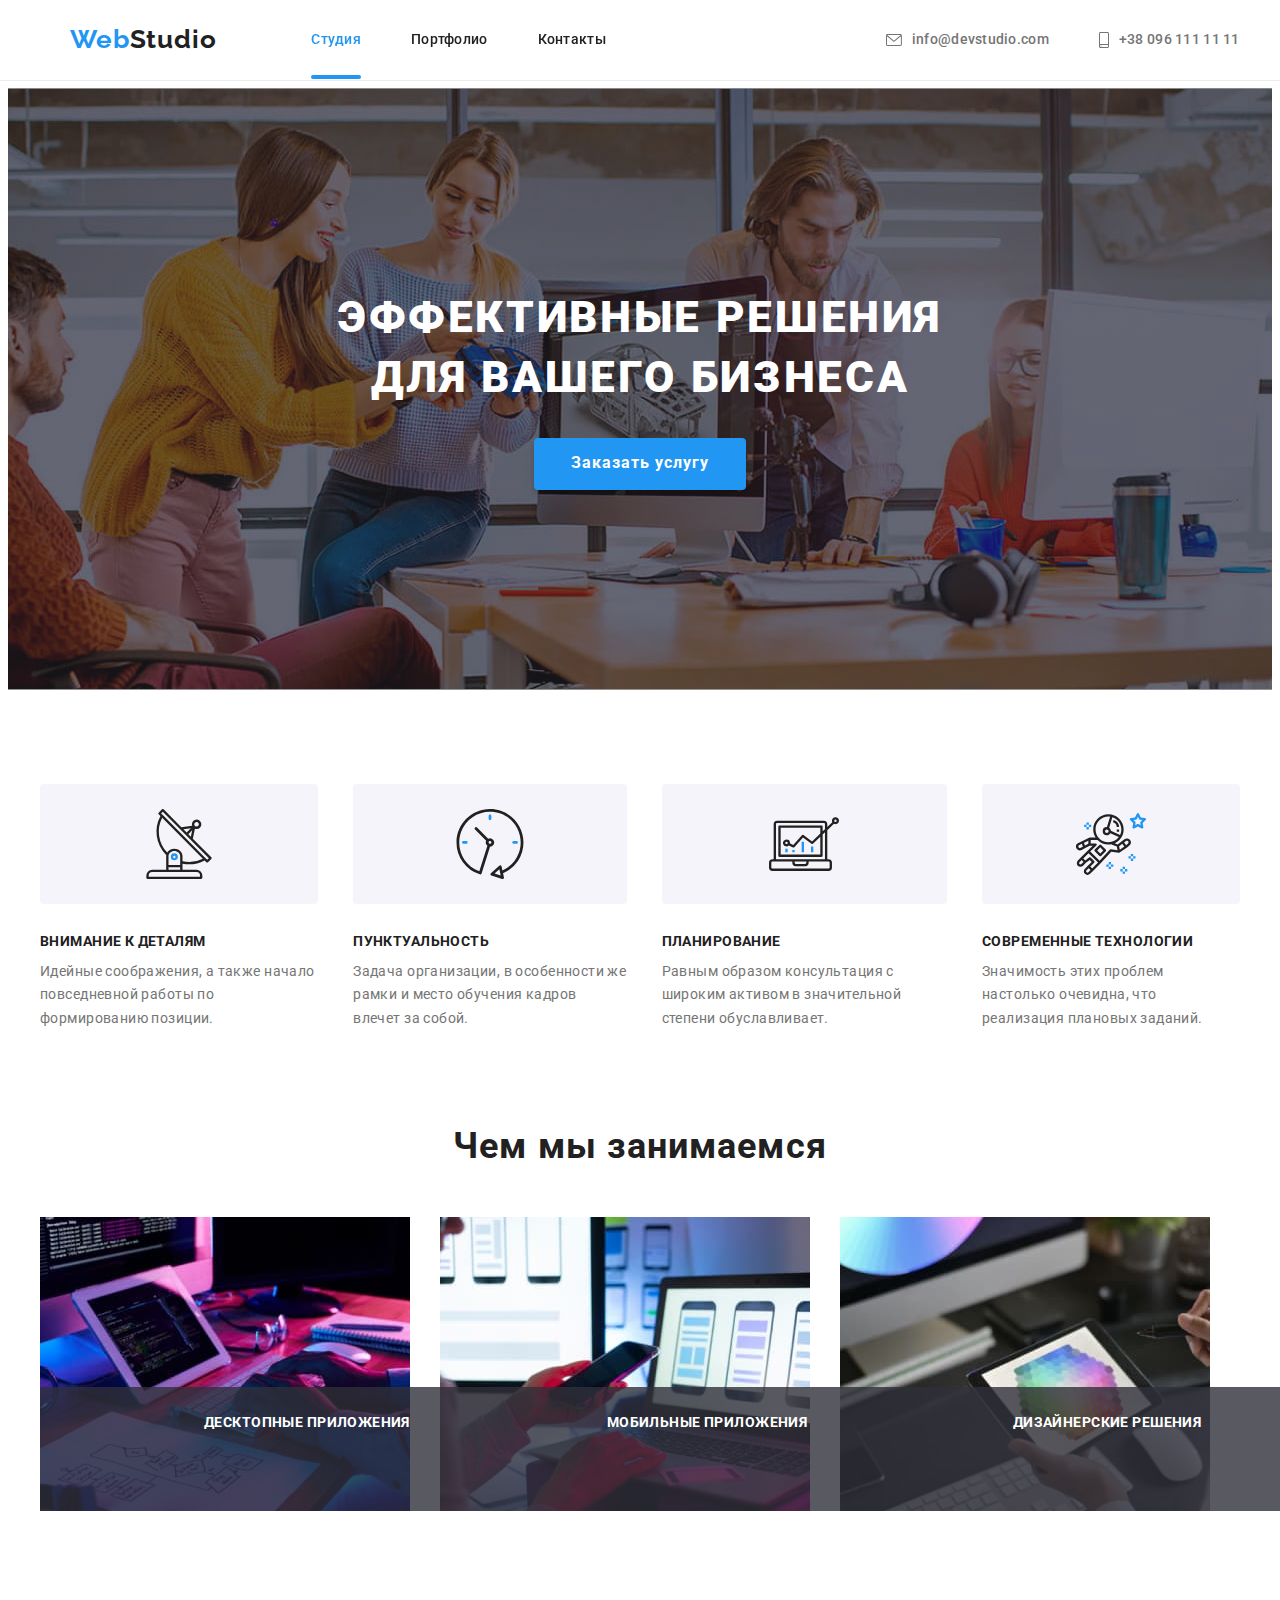
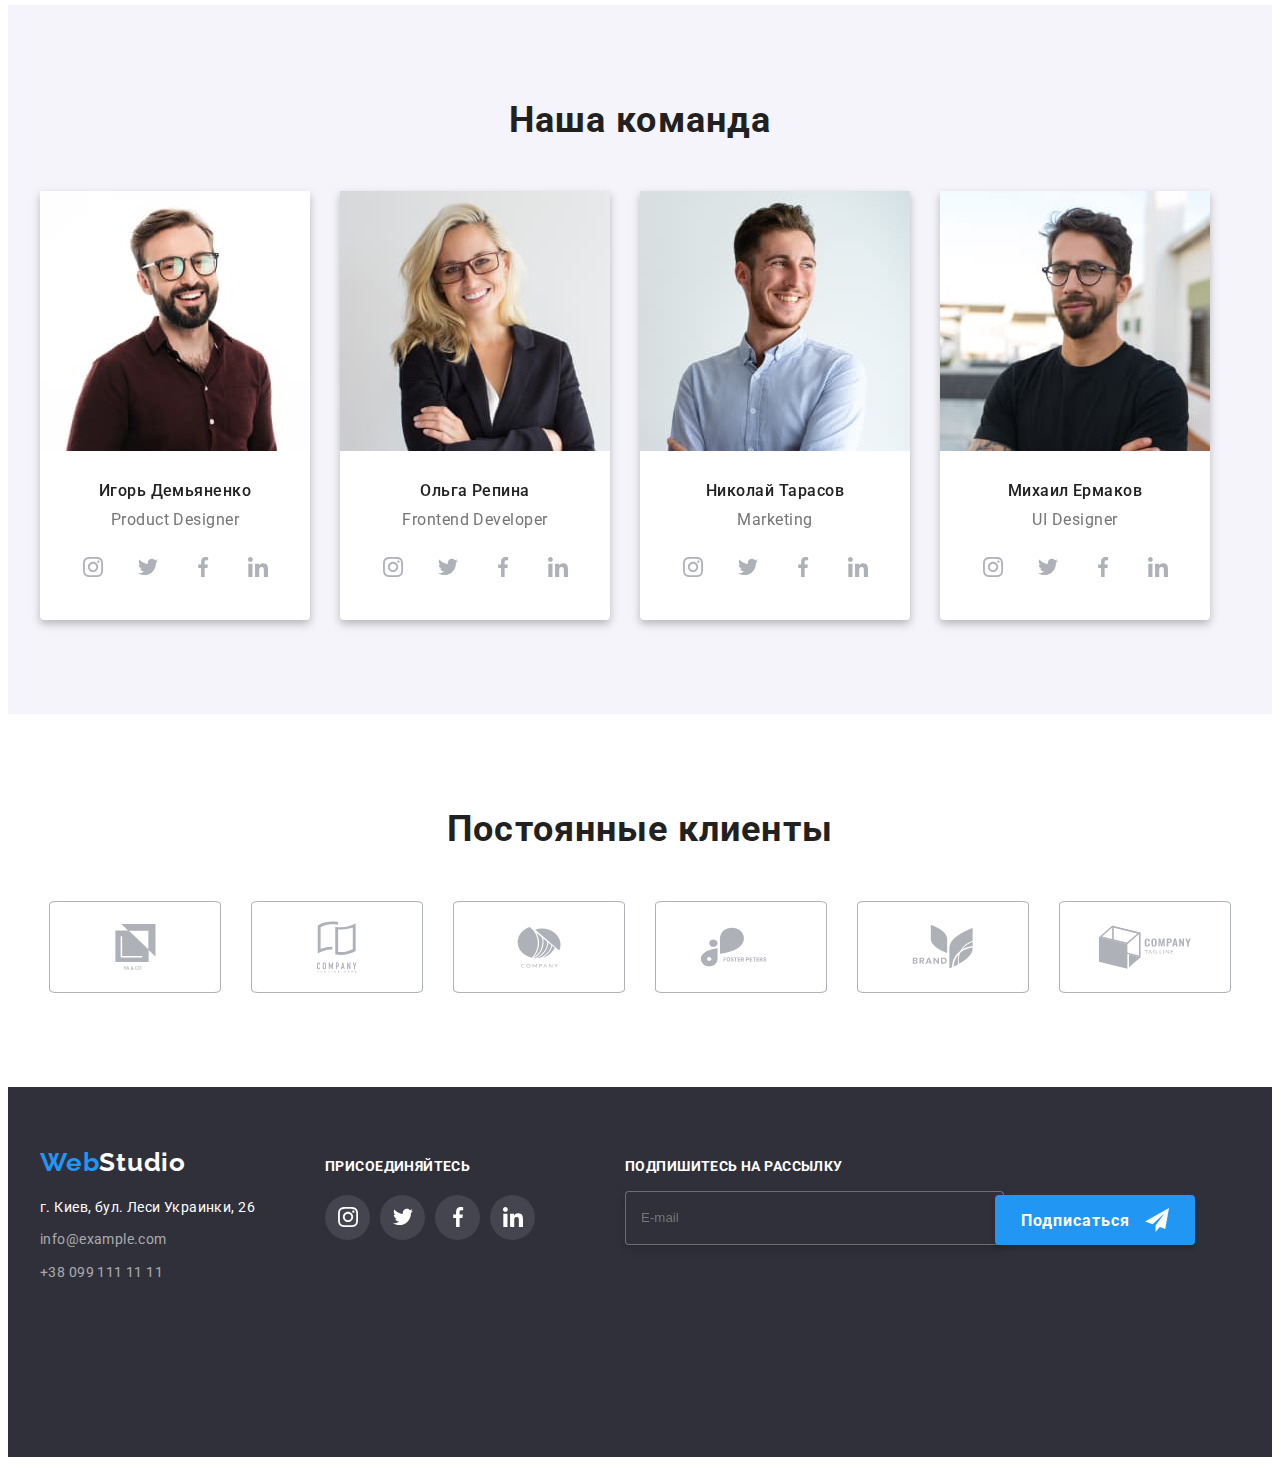
<file: index.html>
<!DOCTYPE html>
<html lang="ru">
  <head>
    <meta charset="UTF-8" />
    <meta http-equiv="X-UA-Compatible" content="IE=edge" />
    <meta name="viewport" content="width=device-width, initial-scale=1.0" />
    <link rel="preconnect" href="https://fonts.googleapis.com" />
    <link rel="preconnect" href="https://fonts.gstatic.com" crossorigin />
    <link
      href="https://fonts.googleapis.com/css2?family=Raleway:wght@700&family=Roboto:wght@400;500;700;900&display=swap"
      rel="stylesheet"
    />
    <link
      rel="stylesheet"
      href="https://cdnjs.cloudflare.com/ajax/libs/modern-normalize/1.1.0/modern-normalize.min.css"
      integrity="sha512-wpPYUAdjBVSE4KJnH1VR1HeZfpl1ub8YT/NKx4PuQ5NmX2tKuGu6U/JRp5y+Y8XG2tV+wKQpNHVUX03MfMFn9Q=="
      crossorigin="anonymous"
      referrerpolicy="no-referrer"
    />
    <link rel="stylesheet" href="./css/styles.css" />
    <title>Веб Студия</title>
  </head>
  <body>
    <!---------- Шапка страницы ---------->
    <header>
      <div class="container header">
        <a href="index.html" class="logo"><span class="logo-item">Web</span>Studio</a>
        <!---------- Навигация по сайту ---------->
        <nav class="site-nav">
          <ul class="nav">
            <li><a href="index.html" class="nav-link current">Студия</a></li>
            <li><a href="portfolio.html" class="nav-link">Портфолио</a></li>
            <li><a href="#contact" class="nav-link">Контакты</a></li>
          </ul>
        </nav>
        <ul class="contact-list">
          <li class="contact-item">
            <a href="mailto:info@devstudio.com" class="link-contact">
              <svg class="contact-icon" width="16" height="12">
                <use href="./img/sprite.svg#mail"></use>
              </svg>
              info@devstudio.com</a
            >
          </li>
          <li class="contact-item">
            <a href="tel:+380961111111" class="link-contact">
              <svg class="contact-icon" width="10" height="16">
                <use href="./img/sprite.svg#phone"></use>
              </svg>
              +38 096 111 11 11</a
            >
          </li>
        </ul>
      </div>
    </header>
    <!---------- Основной контент ---------->
    <main>
      <!---------- Заголовок ---------->
      <section class="hero bg-hero">
        <div class="container">
          <h1 class="hero-title">
            Эффективные решения <br />
            для вашего бизнеса
          </h1>
          <button type="button" data-modal-open>Заказать услугу</button>
        </div>
      </section>
      <!---------- Преимущества и навыки ---------->
      <section class="section skills">
        <div class="container">
          <ul class="skills-list">
            <li class="skills-item icon-1">
              <h3>Внимание к деталям</h3>
              <p>
                Идейные соображения, а также начало повседневной работы по формированию позиции.
              </p>
            </li>
            <li class="skills-item icon-2">
              <h3>Пунктуальность</h3>
              <p>
                Задача организации, в особенности же рамки и место обучения кадров влечет за собой.
              </p>
            </li>
            <li class="skills-item icon-3">
              <h3>Планирование</h3>
              <p>
                Равным образом консультация с широким активом в значительной степени обуславливает.
              </p>
            </li>
            <li class="skills-item icon-4">
              <h3>Современные технологии</h3>
              <p>Значимость этих проблем настолько очевидна, что реализация плановых заданий.</p>
            </li>
          </ul>
        </div>
      </section>
      <!---------- Виды деятельности ---------->
      <section class="section work">
        <div class="container wor">
          <h2 class="work-title">Чем мы занимаемся</h2>
          <ul class="work-list">
            <li class="work-item">
              <img src="./img/img1.jpg" alt="кодинг" width="370" />
              <p class="work-text">Десктопные приложения</p>
            </li>
            <li class="work-item">
              <img src="./img/img2.jpg" alt="разработка мобильных приложений" width="370" />
              <p class="work-text">Мобильные приложения</p>
            </li>
            <li class="work-item">
              <img src="./img/img3.jpg" alt="дизайн" width="370" />
              <p class="work-text">Дизайнерские решения</p>
            </li>
          </ul>
        </div>
      </section>
      <!---------- Команда специалистов ---------->
      <section class="section team">
        <div class="container">
          <h2 class="team-title">Наша команда</h2>
          <ul class="team-list">
            <li class="team-card">
              <img src="./img/team1.jpg" alt="Product Designer" width="270" />
              <div class="team-text">
                <h3>Игорь Демьяненко</h3>
                <p lang="en">Product Designer</p>
                <ul class="social-list">
                  <li>
                    <a href="" class="media-link">
                      <svg class="media-icon" width="20px" height="20">
                        <use href="./img/sprite.svg#instagram"></use>
                      </svg>
                    </a>
                  </li>
                  <li>
                    <a href="" class="media-link">
                      <svg class="media-icon" width="20px" height="20">
                        <use href="./img/sprite.svg#twitter"></use>
                      </svg>
                    </a>
                  </li>
                  <li>
                    <a href="" class="media-link">
                      <svg class="media-icon" width="20px" height="20">
                        <use href="./img/sprite.svg#facebook"></use>
                      </svg>
                    </a>
                  </li>
                  <li>
                    <a href="" class="media-link">
                      <svg class="media-icon" width="20px" height="20">
                        <use href="./img/sprite.svg#linkedin"></use>
                      </svg>
                    </a>
                  </li>
                </ul>
              </div>
            </li>
            <li class="team-card">
              <img src="./img/team2.jpg" alt="Frontend Developer" width="270" />
              <div class="team-text">
                <h3>Ольга Репина</h3>
                <p lang="en">Frontend Developer</p>
                <ul class="social-list">
                  <li>
                    <a href="" class="media-link">
                      <svg class="media-icon" width="20px" height="20">
                        <use href="./img/sprite.svg#instagram"></use>
                      </svg>
                    </a>
                  </li>
                  <li>
                    <a href="" class="media-link">
                      <svg class="media-icon" width="20px" height="20">
                        <use href="./img/sprite.svg#twitter"></use>
                      </svg>
                    </a>
                  </li>
                  <li>
                    <a href="" class="media-link">
                      <svg class="media-icon" width="20px" height="20">
                        <use href="./img/sprite.svg#facebook"></use>
                      </svg>
                    </a>
                  </li>
                  <li>
                    <a href="" class="media-link">
                      <svg class="media-icon" width="20px" height="20">
                        <use href="./img/sprite.svg#linkedin"></use>
                      </svg>
                    </a>
                  </li>
                </ul>
              </div>
            </li>
            <li class="team-card">
              <img src="./img/team3.jpg" alt="Marketing" width="270" />
              <div class="team-text">
                <h3>Николай Тарасов</h3>
                <p lang="en">Marketing</p>
                <ul class="social-list">
                  <li>
                    <a href="" class="media-link">
                      <svg class="media-icon" width="20px" height="20">
                        <use href="./img/sprite.svg#instagram"></use>
                      </svg>
                    </a>
                  </li>
                  <li>
                    <a href="" class="media-link">
                      <svg class="media-icon" width="20px" height="20" ;>
                        <use href="./img/sprite.svg#twitter"></use>
                      </svg>
                    </a>
                  </li>
                  <li>
                    <a href="" class="media-link">
                      <svg class="media-icon" width="20px" height="20">
                        <use href="./img/sprite.svg#facebook"></use>
                      </svg>
                    </a>
                  </li>
                  <li>
                    <a href="" class="media-link">
                      <svg class="media-icon" width="20px" height="20">
                        <use href="./img/sprite.svg#linkedin"></use>
                      </svg>
                    </a>
                  </li>
                </ul>
              </div>
            </li>
            <li class="team-card">
              <img src="./img/team4.jpg" alt="UI Designer" width="270" />
              <div class="team-text">
                <h3>Михаил Ермаков</h3>
                <p lang="en">UI Designer</p>
                <ul class="social-list">
                  <li>
                    <a href="" class="media-link">
                      <svg class="media-icon" width="20px" height="20">
                        <use href="./img/sprite.svg#instagram"></use>
                      </svg>
                    </a>
                  </li>
                  <li>
                    <a href="" class="media-link">
                      <svg class="media-icon" width="20px" height="20">
                        <use href="./img/sprite.svg#twitter"></use>
                      </svg>
                    </a>
                  </li>
                  <li>
                    <a href="" class="media-link">
                      <svg class="media-icon" width="20px" height="20">
                        <use href="./img/sprite.svg#facebook"></use>
                      </svg>
                    </a>
                  </li>
                  <li>
                    <a href="" class="media-link">
                      <svg class="media-icon" width="20px" height="20">
                        <use href="./img/sprite.svg#linkedin"></use>
                      </svg>
                    </a>
                  </li>
                </ul>
              </div>
            </li>
          </ul>
        </div>
      </section>
      <!------------- Клиенты -------------->
      <section class="section clients">
        <div class="container">
          <h2>Постоянные клиенты</h2>
          <ul class="client-list">
            <li class="client-item">
              <a href="" class="client-link">
                <svg class="client-icon" width="41" height="46">
                  <use href="./img/sprite.svg#client-1"></use>
                </svg>
              </a>
            </li>
            <li class="client-item">
              <a href="" class="client-link">
                <svg class="client-icon" width="40" height="52">
                  <use href="./img/sprite.svg#client-2"></use>
                </svg>
              </a>
            </li>
            <li class="client-item">
              <a href="" class="client-link">
                <svg class="client-icon" width="44" height="42">
                  <use href="./img/sprite.svg#client-3"></use>
                </svg>
              </a>
            </li>
            <li class="client-item">
              <a href="" class="client-link">
                <svg class="client-icon" width="85" height="40">
                  <use href="./img/sprite.svg#client-4"></use>
                </svg>
              </a>
            </li>
            <li class="client-item">
              <a href="" class="client-link">
                <svg class="client-icon" width="62" height="45">
                  <use href="./img/sprite.svg#client-5"></use>
                </svg>
              </a>
            </li>
            <li class="client-item">
              <a href="" class="client-link">
                <svg class="client-icon" width="94" height="44">
                  <use href="./img/sprite.svg#client-6"></use>
                </svg>
              </a>
            </li>
          </ul>
        </div>
      </section>
    </main>
    <!---------- Подвал страницы ---------->
    <footer class="footer">
      <div class="container aside">
        <aside>
          <a href="index.html" class="footer-logo"><span class="logo-item">Web</span>Studio</a>
          <!---------- Контакты и адресс ---------->
          <address id="contact">
            <ul>
              <li class="li-address">
                <a
                  href="https://goo.gl/maps/FoHEAQYZBGtC9JvY6"
                  target="_blank"
                  rel="noopener nofollow noreferrer"
                  class="address-link"
                  >г. Киев, бул. Леси Украинки, 26</a
                >
              </li>
              <li class="li-contact">
                <a href="mailto:info@example.com" class="address-contact">info@example.com</a>
              </li>
              <li class="li-contact">
                <a href="tel:+380991111111" class="address-contact">+38 099 111 11 11</a>
              </li>
            </ul>
          </address>
        </aside>
        <aside class="social-media">
          <p>Присоединяйтесь</p>
          <ul class="media-list">
            <li>
              <a href="" class="media-link">
                <svg class="footer-icon" width="20" height="20">
                  <use href="./img/sprite.svg#instagram"></use>
                </svg>
              </a>
            </li>
            <li>
              <a href="" class="media-link">
                <svg class="footer-icon" width="20" height="20">
                  <use href="./img/sprite.svg#twitter"></use>
                </svg>
              </a>
            </li>
            <li>
              <a href="" class="media-link">
                <svg class="footer-icon" width="20" height="20">
                  <use href="./img/sprite.svg#facebook"></use>
                </svg>
              </a>
            </li>
            <li>
              <a href="" class="media-link">
                <svg class="footer-icon" width="20" height="20">
                  <use href="./img/sprite.svg#linkedin"></use>
                </svg>
              </a>
            </li>
          </ul>
        </aside>
        <aside class="subscribe">
          <p>Подпишитесь на рассылку</p>
          <div>
            <form class="sub-form">
              <label>
                <input class="input" type="email" name="email" required placeholder="E-mail" />
              </label>
              <button type="submit" class="sub-btn">
                Подписаться
                <svg class="sub-icon" width="24" height="24">
                  <use href="./img/sprite.svg#icon-subscribe"></use>
                </svg>
              </button>
            </form>
          </div>
        </aside>
      </div>
    </footer>
    <div class="backdrop is-hidden" data-modal>
      <div class="modal">
        <button class="btn-close" data-modal-close>
          <svg width="11" height="11"><use href="./img/sprite.svg#close-btn"></use></svg>
        </button>
        <div class="modal-form">
          <h2 class="modal-title">Оставьте свои данные, мы вам перезвоним</h2>
          <form class="mod-form">
            <label class="modal-label"
              >Имя
              <input class="input-modal" type="text" name="name" required />
              <svg class="modal-icon" width="12" height="12">
                <use href="./img/sprite.svg#icon-human"></use>
              </svg>
            </label>
            <label class="modal-label"
              >Телефон
              <input class="input-modal" type="tel" name="phone" required />
              <svg class="modal-icon" width="15" height="12">
                <use href="./img/sprite.svg#icon-tube"></use>
              </svg>
            </label>
            <label class="modal-label"
              >Почта
              <input class="input-modal" type="email" name="email" required />
              <svg class="modal-icon" width="17" height="14">
                <use href="./img/sprite.svg#icon-envelope"></use>
              </svg>
            </label>
            <label class="modal-label">
              Комментарий
              <textarea
                class="comment"
                name="feedback"
                name="comment"
                placeholder="Введите текст"
              ></textarea>
            </label>
              <label class="label-check">
                <input class="checkbox-hidden" type="checkbox" />
                <span class="checkbox">
                  <svg class="icon-check" width="16" height="15">
                    <use href="./img/sprite.svg#icon-check"></use></svg
                ></span>
                <span class="check-text">
                  Соглашаюсь с рассылкой и принимаю
                  <a href="" class="modal-link">Условия договора</a>
                </span>
              </label>
              <div class="modal-button"><button type="submit" class="modal-btn">Отправить</button></div>
            </form>
          </div>
        </div>
      </div>
    </div>
    <script src="./js/modal.js"></script>
  </body>
</html>
</file>
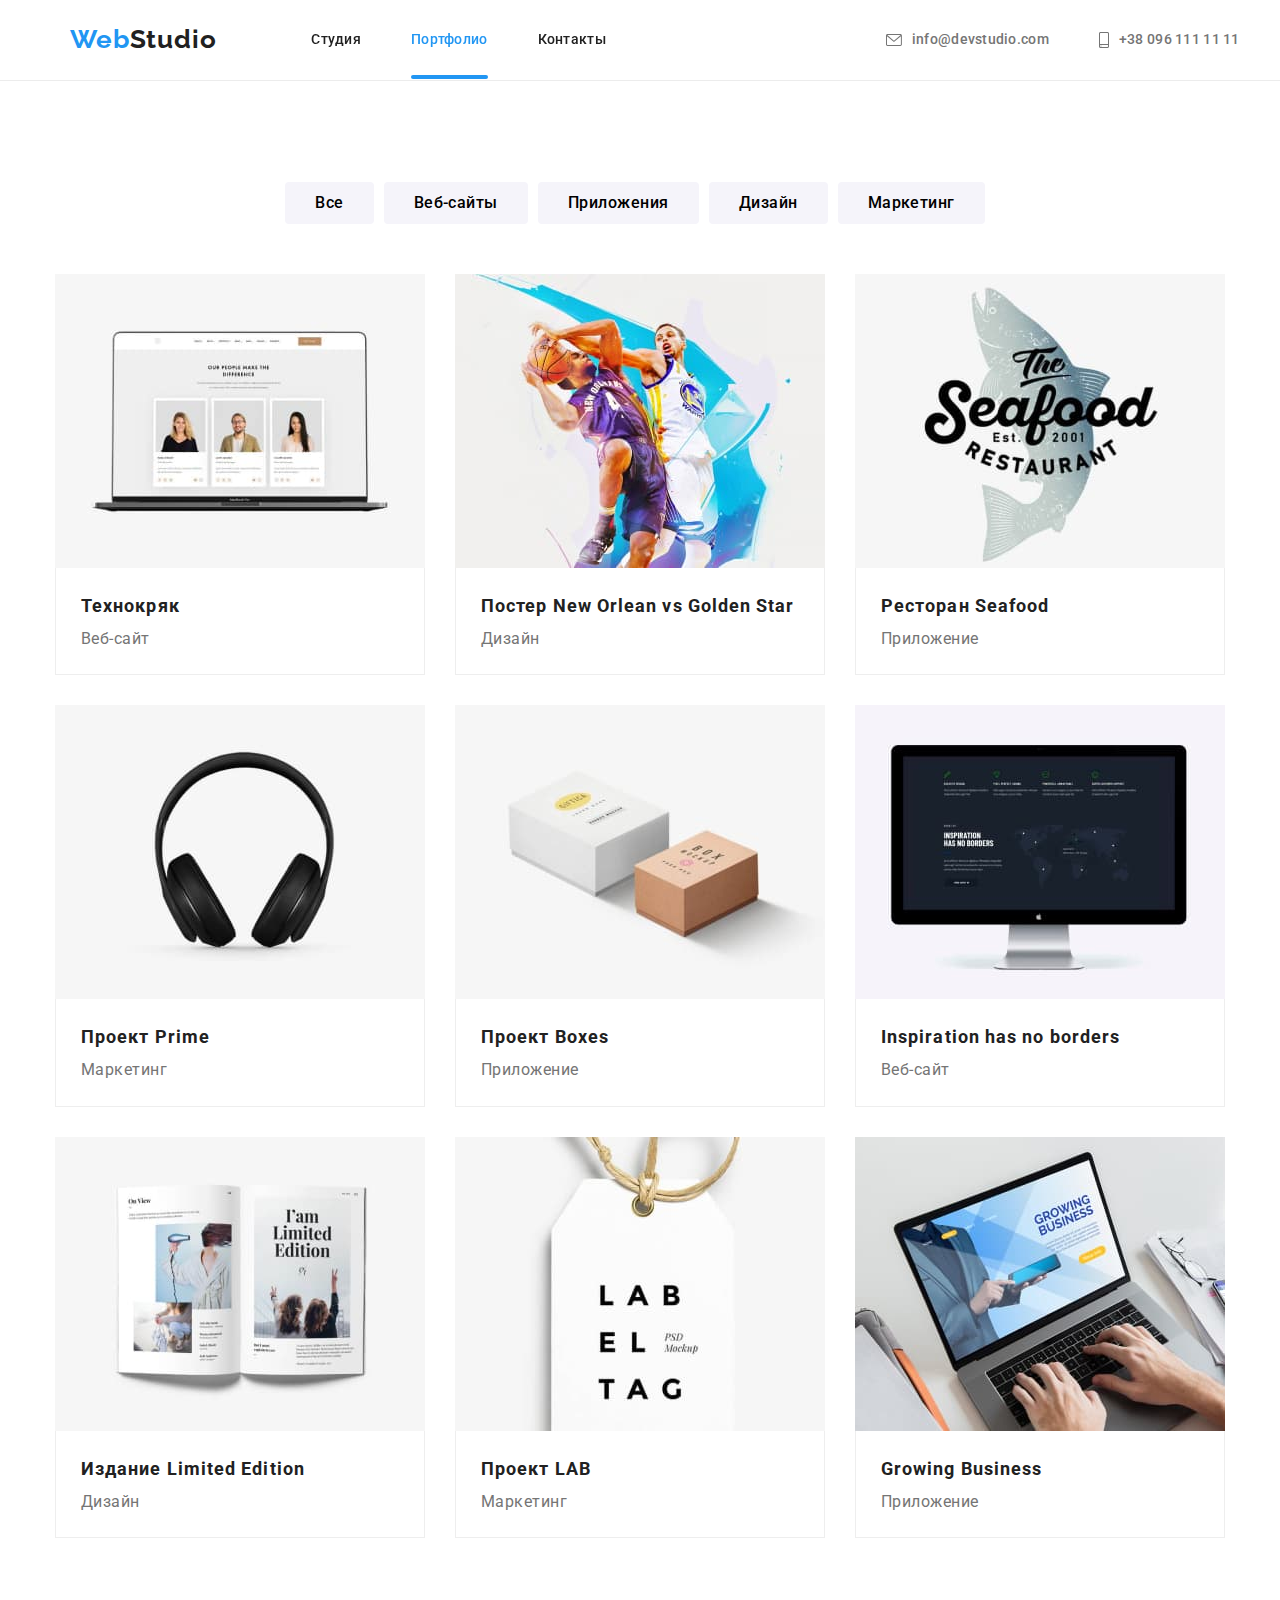
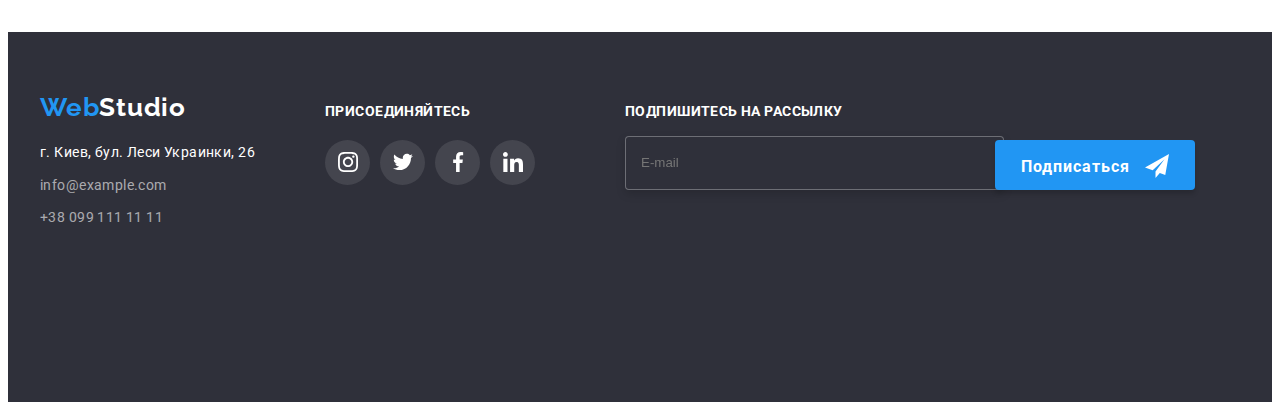
<file: portfolio.html>
<!DOCTYPE html>
<html lang="ru">
  <head>
    <meta charset="UTF-8" />
    <meta http-equiv="X-UA-Compatible" content="IE=edge" />
    <meta name="viewport" content="width=device-width, initial-scale=1.0" />
    <link rel="preconnect" href="https://fonts.googleapis.com" />
    <link rel="preconnect" href="https://fonts.gstatic.com" crossorigin />
    <link
      href="https://fonts.googleapis.com/css2?family=Raleway:wght@700&family=Roboto:wght@400;500;700;900&display=swap"
      rel="stylesheet"
    />
    <link
      rel="stylesheet"
      href="https://cdnjs.cloudflare.com/ajax/libs/modern-normalize/1.1.0/modern-normalize.min.css"
      integrity="sha512-wpPYUAdjBVSE4KJnH1VR1HeZfpl1ub8YT/NKx4PuQ5NmX2tKuGu6U/JRp5y+Y8XG2tV+wKQpNHVUX03MfMFn9Q=="
      crossorigin="anonymous"
      referrerpolicy="no-referrer"
    />
    <link rel="stylesheet" href="./css/styles.css" />
    <title>Портфолио</title>
  </head>
  <body>
    <!---------- Шапка страницы ---------->
    <header>
      <div class="container header">
        <a href="index.html" class="logo"> <span class="logo-item">Web</span>Studio</a>
        <!---------- Навигация по сайту ---------->
        <nav>
          <ul class="nav">
            <li><a href="index.html" class="nav-link">Студия</a></li>
            <li><a href="portfolio.html" class="nav-link current">Портфолио</a></li>
            <li><a href="#contact" class="nav-link">Контакты</a></li>
          </ul>
        </nav>
        <ul class="contact-list">
          <li>
            <a href="mailto:info@devstudio.com" class="link-contact"
              ><svg class="contact-icon" width="16" height="12">
                <use href="./img/sprite.svg#mail"></use></svg
              >info@devstudio.com
            </a>
          </li>
          <li>
            <a href="tel:+380961111111" class="link-contact"
              ><svg class="contact-icon" width="10" height="16">
                <use href="./img/sprite.svg#phone"></use></svg
              >+38 096 111 11 11</a
            >
          </li>
        </ul>
      </div>
    </header>
    <!---------- Основной контент ---------->
    <main>
      <!--- Галерея проектов --->
      <section class="section projects">
        <div class="container">
          <h1 class="visually-hidden">Галерея проектов</h1>
          <ul class="button-menu">
            <li><button type="button" class="button">Все</button></li>
            <li><button type="button" class="button">Веб-сайты</button></li>
            <li><button type="button" class="button">Приложения</button></li>
            <li><button type="button" class="button">Дизайн</button></li>
            <li><button type="button" class="button">Маркетинг</button></li>
          </ul>
          <ul class="pr-list">
            <li class="pr-item">
              <a href="">
                <div class="pr-subject">
                  <img src="./img/proj1.jpg" alt="ноутбук" />
                  <p class="pr-sub">
                    Технокряк это современная площадка распространения коронавируса. Компании
                    используют эту платформу для цифрового шпионажа и атак на защищённые сервера
                    конкурентов.
                  </p>
                </div>
                <div class="pr-text">
                  <h2 class="pr-title">Технокряк</h2>
                  <p class="pr-desc">Веб-сайт</p>
                </div>
              </a>
            </li>
            <li class="pr-item">
              <a href="">
                <div class="pr-subject">
                  <img src="./img/proj2.jpg" alt="баскетбольный постер" />
                  <p class="pr-sub">
                    Технокряк это современная площадка распространения коронавируса. Компании
                    используют эту платформу для цифрового шпионажа и атак на защищённые сервера
                    конкурентов.
                  </p>
                </div>
                <div class="pr-text">
                  <h2 class="pr-title">Постер New Orlean vs Golden Star</h2>
                  <p class="pr-desc">Дизайн</p>
                </div>
              </a>
            </li>
            <li class="pr-item">
              <a href="">
                <div class="pr-subject">
                  <img src="./img/proj3.jpg" alt="логотип ресторана" />
                  <p class="pr-sub">
                    Технокряк это современная площадка распространения коронавируса. Компании
                    используют эту платформу для цифрового шпионажа и атак на защищённые сервера
                    конкурентов.
                  </p>
                </div>
                <div class="pr-text">
                  <h2 class="pr-title">Ресторан Seafood</h2>
                  <p class="pr-desc">Приложение</p>
                </div>
              </a>
            </li>
            <li class="pr-item">
              <a href="">
                <div class="pr-subject">
                  <img src="./img/proj4.jpg" alt="наушники" />
                  <p class="pr-sub">
                    Технокряк это современная площадка распространения коронавируса. Компании
                    используют эту платформу для цифрового шпионажа и атак на защищённые сервера
                    конкурентов.
                  </p>
                </div>
                <div class="pr-text">
                  <h2 class="pr-title">Проект Prime</h2>
                  <p class="pr-desc">Маркетинг</p>
                </div>
              </a>
            </li>
            <li class="pr-item">
              <a href="">
                <div class="pr-subject">
                  <img src="./img/proj5.jpg" alt="две коробки" />
                  <p class="pr-sub">
                    Технокряк это современная площадка распространения коронавируса. Компании
                    используют эту платформу для цифрового шпионажа и атак на защищённые сервера
                    конкурентов.
                  </p>
                </div>
                <div class="pr-text">
                  <h2 class="pr-title">Проект Boxes</h2>
                  <p class="pr-desc">Приложение</p>
                </div>
              </a>
            </li>
            <li class="pr-item">
              <a href="">
                <div class="pr-subject">
                  <img src="./img/proj6.jpg" alt="дэсктоп" />
                  <p class="pr-sub">
                    Технокряк это современная площадка распространения коронавируса. Компании
                    используют эту платформу для цифрового шпионажа и атак на защищённые сервера
                    конкурентов.
                  </p>
                </div>
                <div class="pr-text">
                  <h2 class="pr-title">Inspiration has no borders</h2>
                  <p class="pr-desc">Веб-сайт</p>
                </div>
              </a>
            </li>
            <li class="pr-item">
              <a href="">
                <div class="pr-subject">
                  <img src="./img/proj7.jpg" alt="книга" />
                  <p class="pr-sub">
                    Технокряк это современная площадка распространения коронавируса. Компании
                    используют эту платформу для цифрового шпионажа и атак на защищённые сервера
                    конкурентов.
                  </p>
                </div>
                <div class="pr-text">
                  <h2 class="pr-title">Издание Limited Edition</h2>
                  <p class="pr-desc">Дизайн</p>
                </div>
              </a>
            </li>
            <li class="pr-item">
              <a href="">
                <div class="pr-subject">
                  <img src="./img/proj8.jpg" alt="бирка" />
                  <p class="pr-sub">
                    Технокряк это современная площадка распространения коронавируса. Компании
                    используют эту платформу для цифрового шпионажа и атак на защищённые сервера
                    конкурентов.
                  </p>
                </div>
                <div class="pr-text">
                  <h2 class="pr-title">Проект LAB</h2>
                  <p class="pr-desc">Маркетинг</p>
                </div>
              </a>
            </li>
            <li class="pr-item">
              <a href="">
                <div class="pr-subject">
                  <img src="./img/proj9.jpg" alt="лэптоп" />
                  <p class="pr-sub">
                    Технокряк это современная площадка распространения коронавируса. Компании
                    используют эту платформу для цифрового шпионажа и атак на защищённые сервера
                    конкурентов.
                  </p>
                </div>
                <div class="pr-text">
                  <h2 class="pr-title">Growing Business</h2>
                  <p class="pr-desc">Приложение</p>
                </div>
              </a>
            </li>
          </ul>
        </div>
      </section>
    </main>
    <!---------- Подвал страницы ---------->
    <footer class="footer">
      <div class="container aside">
        <aside>
          <a href="index.html" class="footer-logo"><span class="logo-item">Web</span>Studio</a>
          <!---------- Контакты и адресс ---------->
          <address id="contact">
            <ul>
              <li class="li-address">
                <a
                  href="https://goo.gl/maps/FoHEAQYZBGtC9JvY6"
                  target="_blank"
                  rel="noopener nofollow noreferrer"
                  class="address-link"
                  >г. Киев, бул. Леси Украинки, 26</a
                >
              </li>
              <li class="li-contact">
                <a href="mailto:info@example.com" class="address-contact">info@example.com</a>
              </li>
              <li class="li-contact">
                <a href="tel:+380991111111" class="address-contact">+38 099 111 11 11</a>
              </li>
            </ul>
          </address>
        </aside>
        <aside class="social-media">
          <p>Присоединяйтесь</p>
          <ul class="media-list">
            <li>
              <a href="" class="media-link">
                <svg class="footer-icon" width="20px" height="20">
                  <use href="./img/sprite.svg#instagram"></use>
                </svg>
              </a>
            </li>
            <li>
              <a href="" class="media-link">
                <svg class="footer-icon" width="20px" height="20">
                  <use href="./img/sprite.svg#twitter"></use>
                </svg>
              </a>
            </li>
            <li>
              <a href="" class="media-link">
                <svg class="footer-icon" width="20px" height="20">
                  <use href="./img/sprite.svg#facebook"></use>
                </svg>
              </a>
            </li>
            <li>
              <a href="" class="media-link">
                <svg class="footer-icon" width="20px" height="20">
                  <use href="./img/sprite.svg#linkedin"></use>
                </svg>
              </a>
            </li>
          </ul>
        </aside>
        <aside class="subscribe">
          <p>Подпишитесь на рассылку</p>
          <div>
            <form class="sub-form">
              <label>
                <input class="input" type="email" name="email" required placeholder="E-mail" />
              </label>
              <button type="button" class="sub-btn">
                Подписаться
                <svg class="sub-icon" width="24" height="24">
                  <use href="./img/sprite.svg#icon-subscribe"></use>
                </svg>
              </button>
            </form>
          </div>
        </aside>
      </div>
    </footer>
  </body>
</html>
</file>
<file: css/styles.css>
:root {
  --main-color: #212121;
  --accent-color: #2196f3;
  --title-color: #ffffff;
  --background: #2f303a;
  --item-color: #f5f4fa;
  --text-color: #757575;
  --icon-color: #afb1b8;
}

body {
  font-family: 'Roboto', sans-serif;
  color: var(--main-color);
  padding-top: 80px;
}

.container {
  width: 1200px;
  padding: 0 15px;
  margin: 0 auto;
}

.section {
  padding-top: 94px;
  padding-bottom: 94px;
}

ul {
  list-style: none;
  padding: 0;
  margin: 0;
}

a {
  text-decoration: none;
  color: inherit;
}

h1,
h2,
h3,
p {
  margin: 0;
}

/* ---------- Шапка страницы ---------- */

.header {
  display: flex;
  align-items: center;
  justify-content: center;
  position: fixed;
  width: 100%;
  top: 0px;
  left: 0;
  right: 0;
  min-height: 80px;

  text-align: center;
  font-style: normal;
  font-weight: 500;
  font-size: 14px;
  line-height: 1.14;
  letter-spacing: 0.02em;

  background-color: var(--title-color);
  border-bottom: 1px solid #ececec;
  z-index: 3;
  /* box-shadow: 0px 4px 4px rgba(0, 0, 0, 0.15); */
}

.header .logo {
  font-family: Raleway;
  font-weight: bold;
  font-size: 26px;
  line-height: 1.2;
  letter-spacing: 0.03em;
  color: var(--main-color);
  margin-right: 95px;
}
.logo-item {
  color: var(--accent-color);
}

/* ---------- Меню навигации сайта ----------- */

.nav {
  display: flex;
}
.nav li:not(:last-child) {
  margin-right: 50px;
}
.nav-link {
  color: var(--main-color);
  padding-top: 32px;
  padding-bottom: 32px;
  position: relative;
  transition: color 250ms cubic-bezier(0.4, 0, 0.2, 1);
}
.nav-link:hover,
.nav-link:focus {
  color: var(--accent-color);
}
.nav .current {
  color: var(--accent-color);
}
.nav-link.current::after {
  content: '';
  position: absolute;
  left: 0;
  bottom: 0;
  width: 100%;
  height: 4px;
  border-radius: 2px;
  background: var(--accent-color);
}
.contact-list {
  display: flex;
  align-items: center;
  margin-left: 280px;
}
.contact-list li:not(:last-child) {
  margin-right: 50px;
  flex-wrap: nowrap;
}
.link-contact {
  display: inline-flex;
  align-items: center;
  color: var(--text-color);
  padding-top: 32px;
  padding-bottom: 32px;
  transition: color 250ms cubic-bezier(0.4, 0, 0.2, 1);
}
.link-contact:hover,
.link-contact:focus {
  color: var(--accent-color);
}
.contact-item {
  display: flex;
}
.contact-icon {
  fill: var(--text-color);
  margin-right: 10px;
}
.link-contact:hover svg {
  fill: var(--accent-color);
}
.link-contact:focus svg {
  fill: var(--accent-color);
}

/* ---------- Заголовок ---------- */

.hero {
  display: block;
  position: relative;
  text-align: center;

  padding-top: 200px;
  padding-bottom: 200px;
  background-color: #c4c4c4;
}
.bg-hero {
  background-image: linear-gradient(to right, rgba(47, 48, 58, 0.4), rgba(47, 48, 58, 0.4)),
    url(../img/bg_img.jpg);
  background-repeat: no-repeat;
  background-position: center;
}
.hero-title {
  margin-left: auto;
  margin-right: auto;
  margin-bottom: 30px;
  width: 696px;

  font-style: normal;
  font-weight: 900;
  font-size: 44px;
  line-height: 1.36;
  letter-spacing: 0.06em;
  text-transform: uppercase;
  color: var(--title-color);
}
.hero button {
  box-sizing: content-box;
  width: 200px;
  height: 50px;

  background: var(--accent-color);
  box-shadow: 0px 4px 4px rgba(0, 0, 0, 0.15);
  border-radius: 4px;
  border: var(--accent-color);
  color: var(--title-color);

  font-family: 'Roboto';
  font-weight: bold;
  font-size: 16px;
  line-height: 1.9;
  text-align: center;
  letter-spacing: 0.06em;
  transition: background-color 250ms cubic-bezier(0.4, 0, 0.2, 1);
  transition: color 250ms cubic-bezier(0.4, 0, 0.2, 1);
}
.hero button:hover,
.hero button:focus {
  background-color: var(--title-color);
  color: var(--accent-color);
}

/* ---------- Навыки ---------- */

.skills-list {
  display: flex;
  text-align: left;
}
.skills-list h3 {
  font-weight: bold;
  font-size: 14px;
  line-height: 1.14;
  letter-spacing: 0.03em;
  text-transform: uppercase;
  margin-bottom: 10px;
}
.skills-list p {
  font-size: 14px;
  line-height: 1.7;
  letter-spacing: 0.03em;
  color: var(--text-color);
}
.skills-list li:not(:last-child) {
  margin-right: 35px;
}
.skills-item::before {
  content: '';
  display: block;
  margin-bottom: 30px;
  height: 120px;
  border-radius: 4px;

  background-repeat: no-repeat;
  background-color: var(--item-color);
  background-position: center;
}

.skills-item.icon-1::before {
  background-image: url(../img/1_antenna.svg);
}
.skills-item.icon-2::before {
  background-image: url(../img/2_clock.svg);
}
.skills-item.icon-3::before {
  background-image: url(../img/3_diagram.svg);
}
.skills-item.icon-4::before {
  background-image: url(../img/4_astronaut.svg);
}

/* ---------- Виды деятельности ---------- */

.work {
  padding-top: 0;
}
.work-title {
  text-align: center;
  font-weight: bold;
  font-size: 36px;
  line-height: 1.17;
  letter-spacing: 0.03em;
  margin-bottom: 50px;
}
.work-list {
  display: flex;
}
.work-list img {
  display: block;
}
.work-list li:not(:last-child) {
  margin-right: 30px;
}
.work-item {
  position: relative;
}
.work-text {
  position: absolute;
  bottom: 0;
  padding: 27px 82px;
  width: 370px;
  height: 70px;
  font-weight: bold;
  font-size: 14px;
  line-height: 1.2;
  text-align: center;
  letter-spacing: 0.03em;
  text-transform: uppercase;
  color: var(--title-color);
  background: rgba(47, 48, 58, 0.8);
}

/* ---------- Команда ---------- */

.team {
  background-color: var(--item-color);
}
.team-title {
  font-weight: bold;
  font-size: 36px;
  line-height: 1.17;
  text-align: center;
  letter-spacing: 0.03em;
  margin-bottom: 50px;
}
.team-list {
  display: flex;
}
.team-list li + li {
  margin-left: 30px;
}
.team-card {
  background-color: var(--title-color);
  filter: drop-shadow(0px 4px 4px rgba(0, 0, 0, 0.25));
  border-radius: 0px 0px 4px 4px;
}
.team-card img {
  display: block;
}
.team-card h3 {
  text-align: center;
  font-weight: 500;
  font-size: 16px;
  line-height: 1.2;
  letter-spacing: 0.03em;
  margin-bottom: 10px;
}
.team-card p {
  font-size: 16px;
  line-height: 1.2;
  text-align: center;
  letter-spacing: 0.03em;
  color: var(--text-color);
  margin-bottom: 15px;
}
.team-text {
  justify-content: center;
  padding-top: 30px;
  padding-bottom: 30px;
}
.social-list {
  display: flex;
  padding-left: 30px;
}
.social-list li + li {
  margin-left: 10px;
}
/* ---------Клиенты----------*/

.client-list {
  display: flex;
  justify-content: center;
}
.clients h2 {
  text-align: center;
  font-weight: bold;
  font-size: 36px;
  line-height: 1.2;
  text-align: center;
  letter-spacing: 0.03em;
  margin-bottom: 50px;
}
.client-link {
  display: flex;
  justify-content: center;
  align-items: center;
  width: 170px;
  height: 90px;
  border-radius: 4%;
  border: 1px solid var(--icon-color);
  background: rgba(255, 255, 255, 0.1);
  transition: border-color 250ms cubic-bezier(0.4, 0, 0.2, 1);
  transition: fill 250ms cubic-bezier(0.4, 0, 0.2, 1);
}
.client-link:hover,
.client-link:focus {
  border-color: var(--accent-color);
}
.client-link:hover svg,
.client-link:focus svg {
  fill: var(--accent-color);
}
.client-list li + li {
  margin-left: 30px;
}
.client-icon {
  fill: var(--icon-color);
}

/* ---------- Подвал страницы ---------- */

.footer {
  height: 250px;
  background-color: var(--background);
  color: var(--title-color);
  padding-top: 60px;
  padding-bottom: 60px;
}
.footer-logo {
  font-family: Raleway;
  font-weight: bold;
  font-size: 26px;
  line-height: 1.2;
  letter-spacing: 0.03em;
}
/*------- контакты -------*/

.address-link,
.address-contact {
  font-style: normal;
  font-weight: normal;
  font-size: 14px;
  line-height: 2.1;
  letter-spacing: 0.03em;
  text-align: center;
  transition: color 250ms cubic-bezier(0.4, 0, 0.2, 1);
}
.li-address {
  margin-top: 15px;
}
.li-contact {
  margin-top: 3px;
}
.address-link:hover {
  color: var(--accent-color);
}
.address-contact {
  color: rgba(255, 255, 255, 0.6);
}
.address-contact:hover,
.address-contact:focus {
  color: var(--accent-color);
}
.aside {
  position: relative;
  display: flex;
  align-items: baseline;
}
.social-media {
  margin-left: 70px;
  margin-top: 10px;
}
.social-media p {
  font-weight: bold;
  font-size: 14px;
  line-height: 1.2;
  letter-spacing: 0.03em;
  text-transform: uppercase;
  margin-bottom: 20px;
}
.subscribe {
  margin-left: 90px;
}

.subscribe div {
  display: flex;
}
.subscribe p {
  font-weight: bold;
  font-size: 14px;
  line-height: 1.2;
  letter-spacing: 0.03em;
  text-transform: uppercase;
  margin-bottom: 20px;
}
.sub-form {
  position: relative;
  min-width: 570px;
  min-height: 50px;
}
.sub-btn {
  position: absolute;
  right: 0;
  bottom: 0;
  width: 200px;
  height: 50px;
  margin-left: 12px;

  font-family: Roboto;
  font-style: normal;
  font-weight: bold;
  font-size: 16px;
  line-height: 1.9;
  letter-spacing: 0.06em;

  background-color: var(--accent-color);
  box-shadow: 0px 4px 4px rgba(0, 0, 0, 0.15);
  border-radius: 4px;
  border: var(--accent-color);
  color: var(--title-color);
  transition: background-color 250ms cubic-bezier(0.4, 0, 0.2, 1);
  transition: color 250ms cubic-bezier(0.4, 0, 0.2, 1);
}
.sub-btn:hover,
.sub-btn:focus {
  background-color: var(--title-color);
  color: var(--accent-color);
}
.sub-icon {
  margin-left: 10px;
  fill: var(--title-color);
  transform: translateY(6px);
  transition: fill 250ms cubic-bezier(0.4, 0, 0.2, 1);
}
.sub-btn:hover svg,
.sub-btn:focus svg {
  fill: var(--accent-color);
}

.input {
  position: absolute;
  left: 0;
  bottom: 0;
  width: 360px;
  height: 50px;
  padding-left: 15px;
  background-color: var(--background);
  border: 1px solid rgba(255, 255, 255, 0.3);
  filter: drop-shadow(0px 4px 4px rgba(0, 0, 0, 0.15));
  border-radius: 4px;
  outline: none;
  color: var(--icon-color);
}

/*------ иконки социальных сетей ------*/

.media-list {
  display: flex;
}
.media-list li + li {
  margin-left: 10px;
}
.media-icon {
  fill: var(--icon-color);
}
.footer-icon {
  fill: var(--title-color);
}
.media-link {
  display: inline-flex;
  justify-content: center;
  align-items: center;
  width: 45px;
  height: 45px;
  border-radius: 50%;
  background: rgba(255, 255, 255, 0.1);
  transition: background-color 250ms cubic-bezier(0.4, 0, 0.2, 1);
}
.media-link:hover,
.media-link:focus {
  background-color: var(--accent-color);
}
.media-link:hover svg,
.media-link:focus svg {
  fill: var(--title-color);
}

/* ---------- Портфолио ---------- */
/* ---------- Портфолио ---------- */
/* ---------- Портфолио ---------- */

/* ---------- Галерея проектов ---------- */

.projects {
  align-items: center;
}
.visually-hidden,
.checkbox-hidden {
  position: absolute;
  width: 1px;
  height: 1px;
  margin: -1px;
  border: 0;
  padding: 0;
  white-space: nowrap;
  clip-path: inset(100%);
  clip: rect(0 0 0 0);
  overflow: hidden;
}

/* --- Меню навигации --- */

.button-menu {
  display: flex;
  justify-content: center;
  margin-bottom: 50px;
}
.button-menu li {
  margin-right: 10px;
}
.button {
  font-family: Roboto;
  font-weight: 500;
  font-size: 16px;
  line-height: 1.6;
  text-align: center;
  letter-spacing: 0.03em;
  padding-left: 30px;
  padding-right: 30px;

  box-sizing: content-box;
  height: 40px;
  background-color: var(--item-color);
  border-radius: 4px;
  border: var(--item-color);

  transition-property: background-color, color, filter;
  transition-duration: 250ms;
  transition-timing-function: cubic-bezier(0.4, 0, 0.2, 1);
}
.button:hover,
.button:focus {
  background-color: var(--accent-color);
  color: var(--title-color);
  filter: drop-shadow(0px 4px 4px rgba(0, 0, 0, 0.25));
}

/* ---------- Примеры проектов ---------- */

.pr-list {
  display: flex;
  flex-wrap: wrap;
  justify-content: center;
}
.pr-item {
  flex-direction: column;
  justify-content: center;
  box-sizing: border-box;
  max-width: calc ((100% - 60px) / 3);
  margin-right: 30px;
  transition: box-shadow 250ms cubic-bezier(0.4, 0, 0.2, 1);
}
.pr-item:nth-child(-n + 6) {
  margin-bottom: 30px;
}
.pr-item:nth-child(3n) {
  margin-right: 0;
}
.pr-item:nth-child(3n + 3) {
  flex-wrap: nowrap;
}
.pr-item:hover,
.pr-item:focus {
  box-shadow: 0px 1px 1px rgba(0, 0, 0, 0.12), 0px 4px 4px rgba(0, 0, 0, 0.06),
    1px 4px 6px rgba(0, 0, 0, 0.16);
}
.pr-item img {
  display: block;
}
.pr-text {
  padding: 20px 0 20px 25px;
  border-right: 1px solid #eeeeee;
  border-left: 1px solid #eeeeee;
  border-bottom: 1px solid #eeeeee;
}
.pr-title {
  font-weight: bold;
  font-size: 18px;
  line-height: 2;
  letter-spacing: 0.06em;
  text-align: left;
  color: var(--main-color);
}
.pr-desc {
  font-size: 16px;
  line-height: 1.9;
  letter-spacing: 0.03em;
  text-align: left;
  color: var(--text-color);
}
.pr-subject {
  position: relative;
  overflow: hidden;
}
.pr-sub {
  position: absolute;
  top: 0;
  left: 0;
  height: 100%;
  padding: 63px 24px;

  font-size: 18px;
  line-height: 1.5;
  letter-spacing: 0.03em;
  color: var(--title-color);
  background-color: rgba(33, 150, 243, 0.9);

  transform: translateY(100%);
  transition: transform 250ms cubic-bezier(0.4, 0, 0.2, 1);
}

.pr-item:hover .pr-sub {
  transform: translateY(0%);
}

/*------ модальное окно ------*/

.backdrop {
  position: fixed;
  top: 0;
  left: 0;
  width: 100%;
  height: 100%;
  background-color: rgba(0, 0, 0, 0.2);
  z-index: 4;
  transform: scale(1);
  transition: transform 250ms cubic-bezier(0.4, 0, 0.2, 1),
    opacity 250ms cubic-bezier(0.4, 0, 0.2, 1);
}

.backdrop.is-hidden {
  pointer-events: none;
  visibility: hidden;
  opacity: 0;
  transform: scale(0);
}

.modal {
  position: relative;
  display: block;
  justify-content: center;
  align-items: center;

  padding: 40px;
  min-height: 580px;
  width: 530px;
  top: 50%;
  left: 50%;
  transform: translate(-50%, -50%);
  background-color: var(--title-color);
}
.btn-close {
  position: absolute;
  right: 0;
  top: 0;
  display: inline-flex;
  justify-content: center;
  align-items: center;
  margin-top: 8px;
  margin-right: 8px;
  border-radius: 50%;
  width: 30px;
  height: 30px;
  border: 1px solid rgba(0, 0, 0, 0.1);
  background-color: var(--title-color);
  transition: border-color 250ms cubic-bezier(0.4, 0, 0.2, 1);
}
.btn-close svg {
  transition: fill 250ms cubic-bezier(0.4, 0, 0.2, 1);
}
.btn-close:hover,
.btn-close:focus {
  border-color: var(--accent-color);
  outline: none;
}
.btn-close:hover svg,
.btn-close:focus svg {
  fill: var(--accent-color);
}
.modal-title {
  text-align: center;
  margin-bottom: 15px;
  text-align: center;
  font-weight: bold;
  font-size: 20px;
  line-height: calc(23 / 20);
  letter-spacing: 0.03em;
}

.modal-label {
  position: relative;
  display: flex;
  flex-direction: column;
  margin-bottom: 12px;

  font-size: 12px;
  line-height: 1.16;
  letter-spacing: 0.01em;
  color: var(--text-color);
}
.input-modal {
  width: 448px;
  height: 40px;
  border: 1px solid rgba(33, 33, 33, 0.2);
  border-radius: 4px;
  margin-top: 5px;
  padding-left: 40px;
  transition: border 250ms cubic-bezier(0.4, 0, 0.2, 1);
}
.modal-icon {
  position: absolute;
  top: 55%;
  left: 15px;
  transition: fill 250ms cubic-bezier(0.4, 0, 0.2, 1);
}
.input-modal:hover + .modal-icon,
.input-modal:focus + .modal-icon {
  fill: var(--accent-color);
}
.input-modal:hover,
.input-modal:focus {
  border: 1px solid var(--accent-color);
  outline: none;
}
.comment {
  resize: none;
  border: 1px solid rgba(33, 33, 33, 0.2);
  border-radius: 4px;
  width: 448px;
  height: 120px;
  margin-top: 5px;
  padding-left: 15px;
  padding-top: 10px;
  color: var(--text-color);
  transition: border 250ms cubic-bezier(0.4, 0, 0.2, 1);
}
.modal-label .comment:hover,
.modal-label .comment:focus {
  border: 1px solid #2196f3;
  outline: none;
}
.modal-label ::placeholder {
  color: rgba(117, 117, 117, 0.5);
  font-size: 14px;
  line-height: 1.14;
  letter-spacing: 0.01em;
}
.modal-agree {
  display: inline;
}
.modal-link {
  font-size: 14px;
  line-height: 1.7;
  letter-spacing: 0.03em;
  text-decoration-line: underline;
  color: var(--accent-color);
}
.modal-check {
  display: inline-flex;
  flex-direction: column;
  align-items: center;
}
.checkbox {
  display: flex;
  justify-content: center;
  align-items: center;

  width: 16px;
  height: 15px;
  margin-right: 7px;
  margin-bottom: 3px;
  border: 2px solid black;
  border-radius: 2px;
  transition: background-color 250ms cubic-bezier(0.4, 0, 0.2, 1),
    border-color 250ms cubic-bezier(0.4, 0, 0.2, 1);
}
.checkbox-hidden:checked ~ .checkbox {
  background-color: var(--accent-color);
  border-color: var(--accent-color);
}
.checkbox-hidden:focus ~ .checkbox {
  border-color: var(--accent-color);
}
.check-text {
  font-size: 14px;
  line-height: 1.7;
  letter-spacing: 0.03em;
  color: var(--text-color);
}
.label-check {
  display: flex;
  position: relative;
  align-items: center;
  justify-content: center;
}

.modal-button {
  display: flex;
  justify-content: center;
}
.modal-btn {
  width: 200px;
  height: 50px;
  margin-top: 30px;

  font-weight: bold;
  font-size: 16px;
  line-height: 1.9;
  letter-spacing: 0.06em;
  background-color: var(--accent-color);

  border-radius: 4px;
  border: var(--accent-color);
  color: var(--title-color);
  transition: box-shadow 250ms cubic-bezier(0.4, 0, 0.2, 1);
}
.modal-btn:hover,
.modal-btn:focus {
  box-shadow: 0px 4px 4px rgba(0, 0, 0, 0.15);
}
</file>
